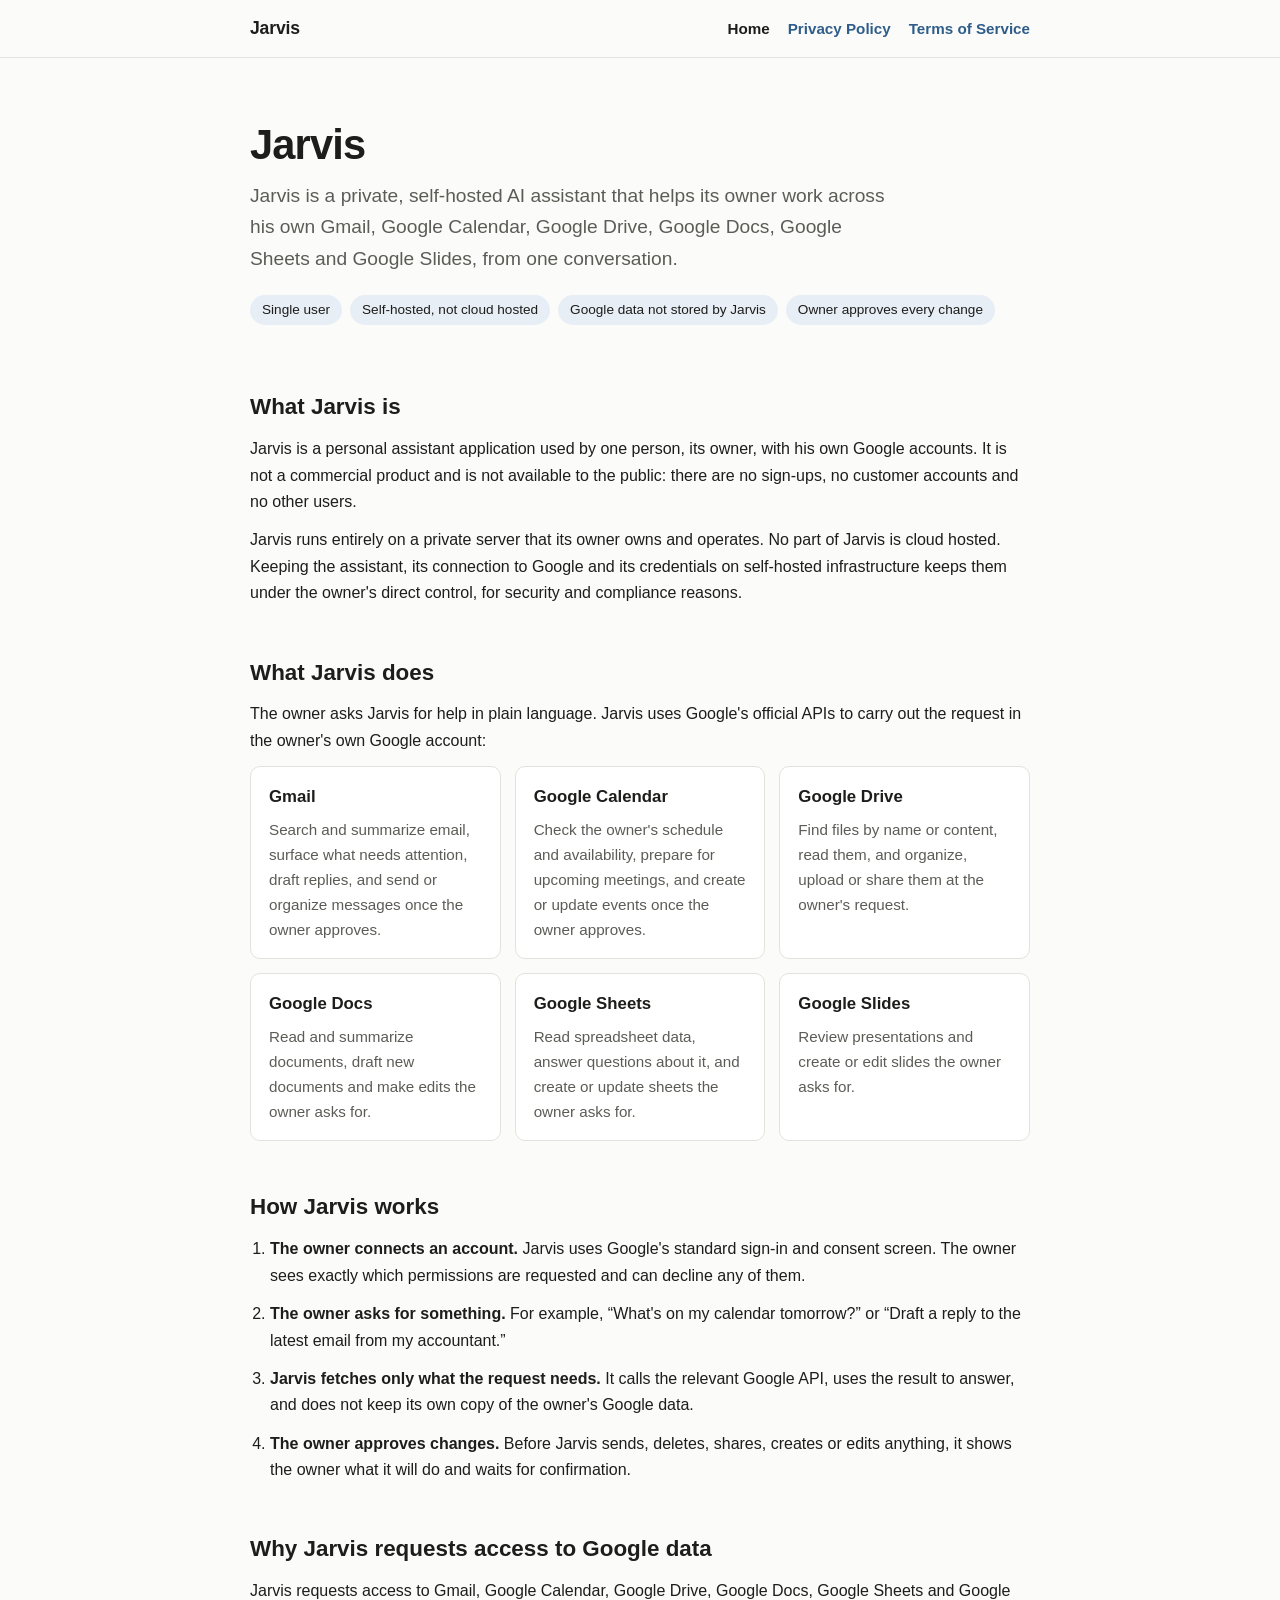
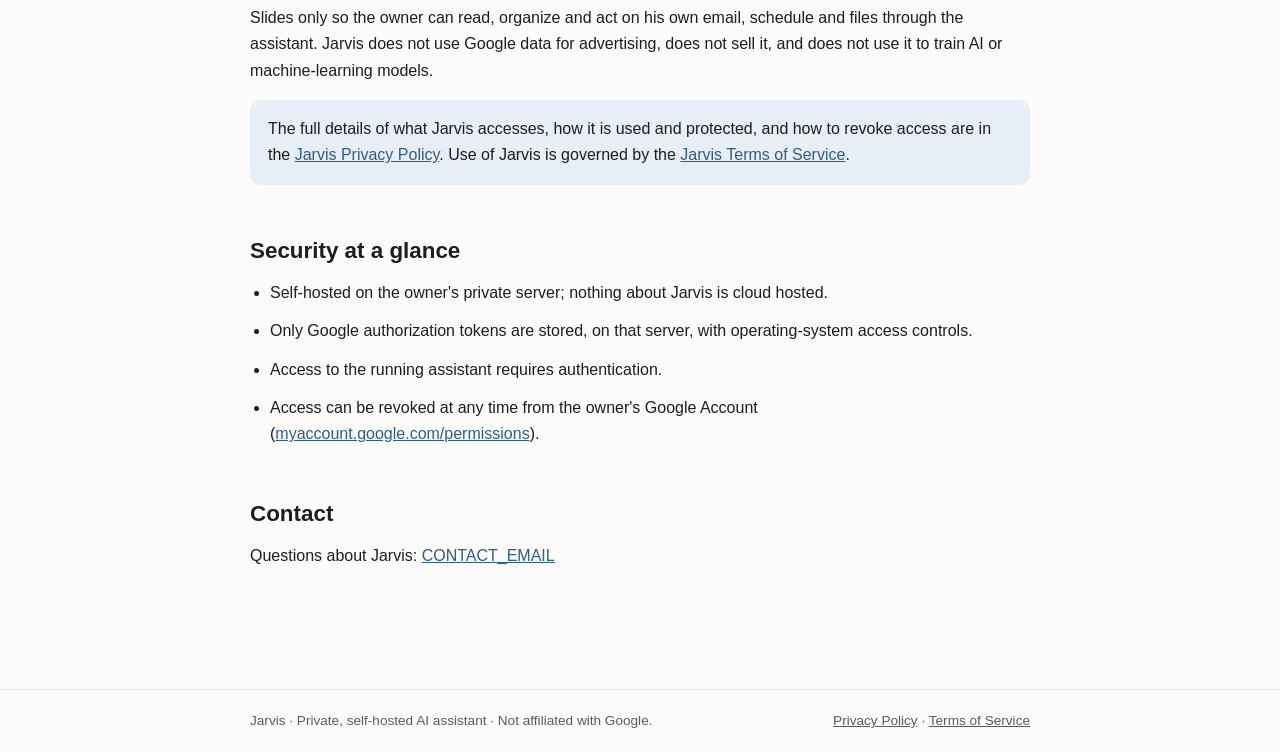
<file: index.html>
<!doctype html>
<html lang="en">
<head>
<meta charset="utf-8">
<meta name="viewport" content="width=device-width, initial-scale=1">
<title>Jarvis – Private, self-hosted AI assistant for Google Workspace</title>
<meta name="description" content="Jarvis is a private, self-hosted AI assistant that helps its owner manage his own Gmail, Google Calendar, Google Drive, Docs, Sheets and Slides.">
<link rel="stylesheet" href="style.css">
</head>
<body>

<nav class="site-nav" aria-label="Site">
  <div class="inner">
    <a class="brand" href="index.html">Jarvis</a>
    <div class="links">
      <a href="index.html" aria-current="page">Home</a>
      <a href="privacy.html">Privacy Policy</a>
      <a href="terms.html">Terms of Service</a>
    </div>
  </div>
</nav>

<main class="wrap">

  <section class="hero">
    <h1>Jarvis</h1>
    <p class="tagline">Jarvis is a private, self-hosted AI assistant that helps its owner work across his own Gmail, Google Calendar, Google Drive, Google Docs, Google Sheets and Google Slides, from one conversation.</p>
    <ul class="badges" aria-label="Key facts">
      <li>Single user</li>
      <li>Self-hosted, not cloud hosted</li>
      <li>Google data not stored by Jarvis</li>
      <li>Owner approves every change</li>
    </ul>
  </section>

  <section id="what">
    <h2>What Jarvis is</h2>
    <p>Jarvis is a personal assistant application used by one person, its owner, with his own Google accounts. It is not a commercial product and is not available to the public: there are no sign-ups, no customer accounts and no other users.</p>
    <p>Jarvis runs entirely on a private server that its owner owns and operates. No part of Jarvis is cloud hosted. Keeping the assistant, its connection to Google and its credentials on self-hosted infrastructure keeps them under the owner's direct control, for security and compliance reasons.</p>
  </section>

  <section id="features">
    <h2>What Jarvis does</h2>
    <p>The owner asks Jarvis for help in plain language. Jarvis uses Google's official APIs to carry out the request in the owner's own Google account:</p>
    <div class="grid">
      <div class="card">
        <h3>Gmail</h3>
        <p>Search and summarize email, surface what needs attention, draft replies, and send or organize messages once the owner approves.</p>
      </div>
      <div class="card">
        <h3>Google Calendar</h3>
        <p>Check the owner's schedule and availability, prepare for upcoming meetings, and create or update events once the owner approves.</p>
      </div>
      <div class="card">
        <h3>Google Drive</h3>
        <p>Find files by name or content, read them, and organize, upload or share them at the owner's request.</p>
      </div>
      <div class="card">
        <h3>Google Docs</h3>
        <p>Read and summarize documents, draft new documents and make edits the owner asks for.</p>
      </div>
      <div class="card">
        <h3>Google Sheets</h3>
        <p>Read spreadsheet data, answer questions about it, and create or update sheets the owner asks for.</p>
      </div>
      <div class="card">
        <h3>Google Slides</h3>
        <p>Review presentations and create or edit slides the owner asks for.</p>
      </div>
    </div>
  </section>

  <section id="how">
    <h2>How Jarvis works</h2>
    <ol>
      <li><strong>The owner connects an account.</strong> Jarvis uses Google's standard sign-in and consent screen. The owner sees exactly which permissions are requested and can decline any of them.</li>
      <li><strong>The owner asks for something.</strong> For example, “What's on my calendar tomorrow?” or “Draft a reply to the latest email from my accountant.”</li>
      <li><strong>Jarvis fetches only what the request needs.</strong> It calls the relevant Google API, uses the result to answer, and does not keep its own copy of the owner's Google data.</li>
      <li><strong>The owner approves changes.</strong> Before Jarvis sends, deletes, shares, creates or edits anything, it shows the owner what it will do and waits for confirmation.</li>
    </ol>
  </section>

  <section id="data">
    <h2>Why Jarvis requests access to Google data</h2>
    <p>Jarvis requests access to Gmail, Google Calendar, Google Drive, Google Docs, Google Sheets and Google Slides only so the owner can read, organize and act on his own email, schedule and files through the assistant. Jarvis does not use Google data for advertising, does not sell it, and does not use it to train AI or machine-learning models.</p>
    <div class="callout">
      The full details of what Jarvis accesses, how it is used and protected, and how to revoke access are in the <a href="privacy.html">Jarvis Privacy Policy</a>. Use of Jarvis is governed by the <a href="terms.html">Jarvis Terms of Service</a>.
    </div>
  </section>

  <section id="security">
    <h2>Security at a glance</h2>
    <ul>
      <li>Self-hosted on the owner's private server; nothing about Jarvis is cloud hosted.</li>
      <li>Only Google authorization tokens are stored, on that server, with operating-system access controls.</li>
      <li>Access to the running assistant requires authentication.</li>
      <li>Access can be revoked at any time from the owner's Google Account (<a href="https://myaccount.google.com/permissions">myaccount.google.com/permissions</a>).</li>
    </ul>
  </section>

  <section id="contact">
    <h2>Contact</h2>
    <p>Questions about Jarvis: <a href="mailto:CONTACT_EMAIL">CONTACT_EMAIL</a></p>
  </section>

</main>

<footer>
  <div class="inner">
    <span>Jarvis · Private, self-hosted AI assistant · Not affiliated with Google.</span>
    <span><a href="privacy.html">Privacy Policy</a> · <a href="terms.html">Terms of Service</a></span>
  </div>
</footer>

</body>
</html>
</file>
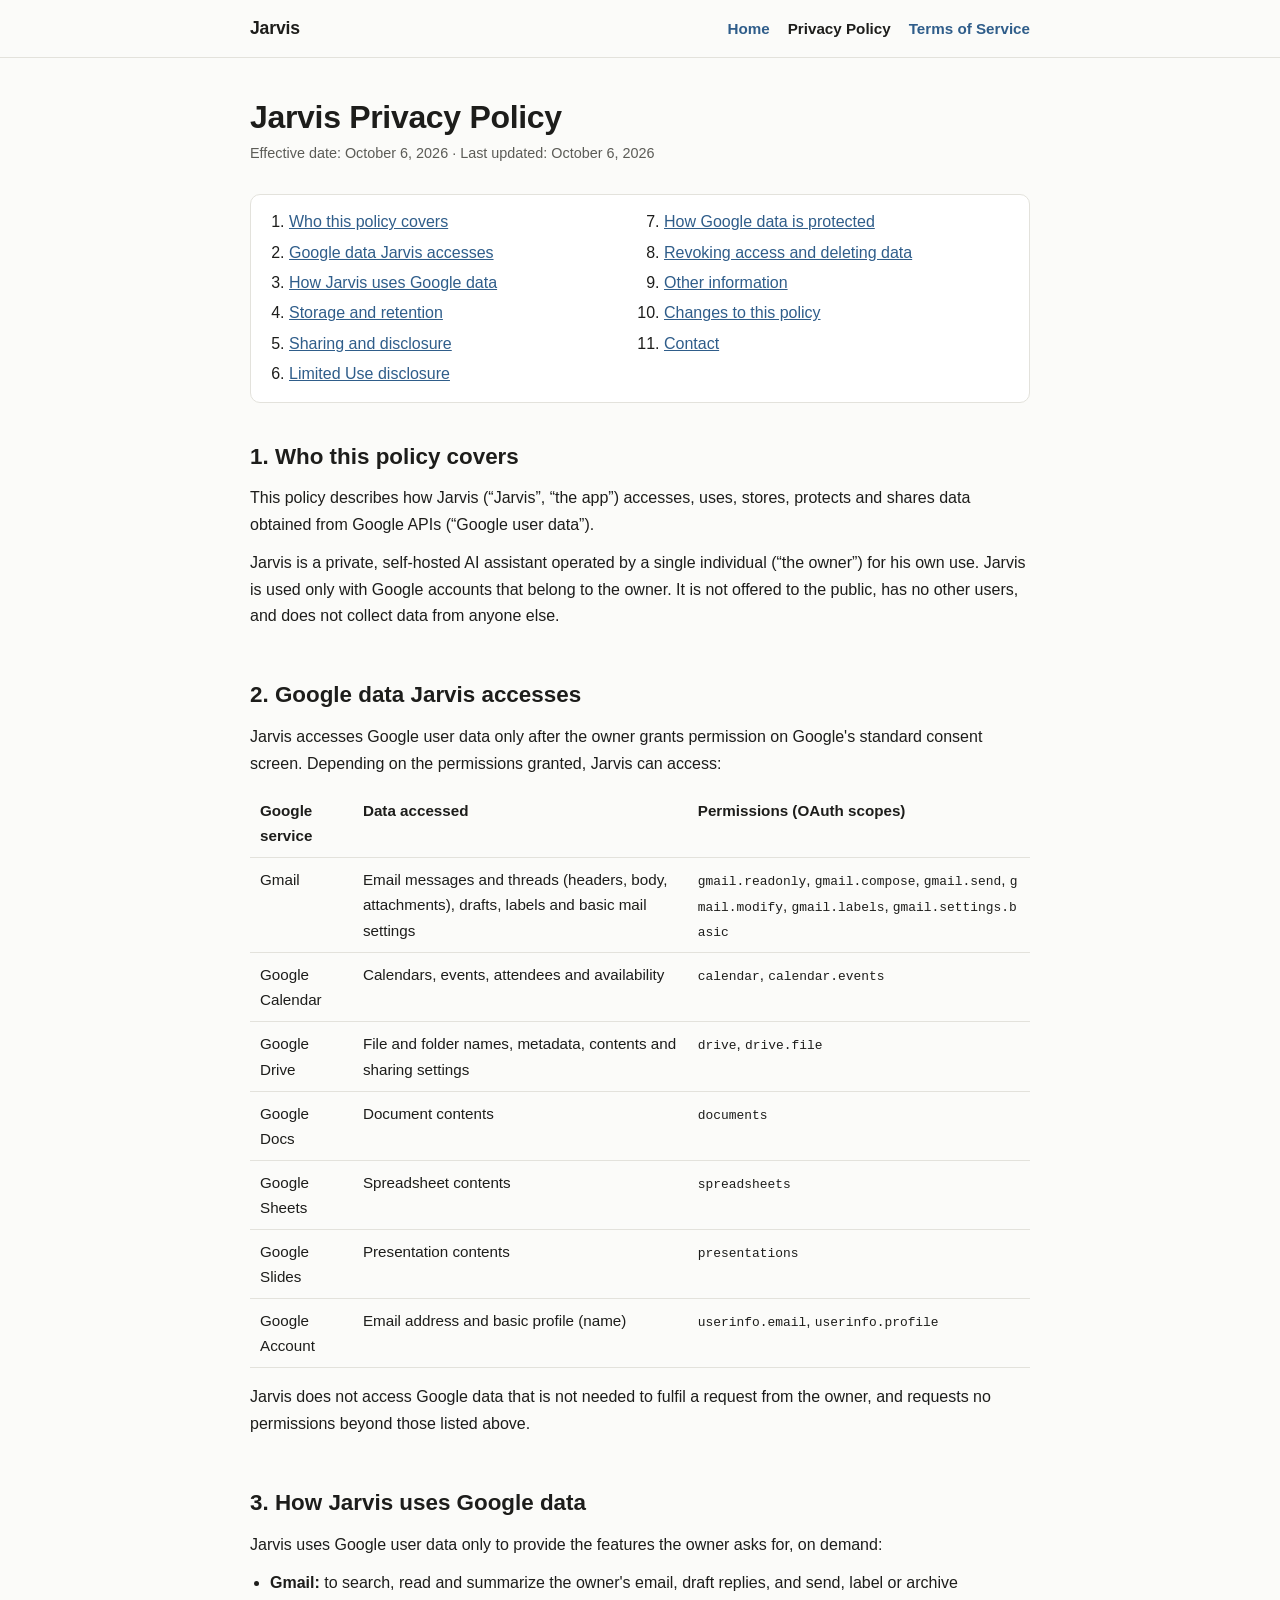
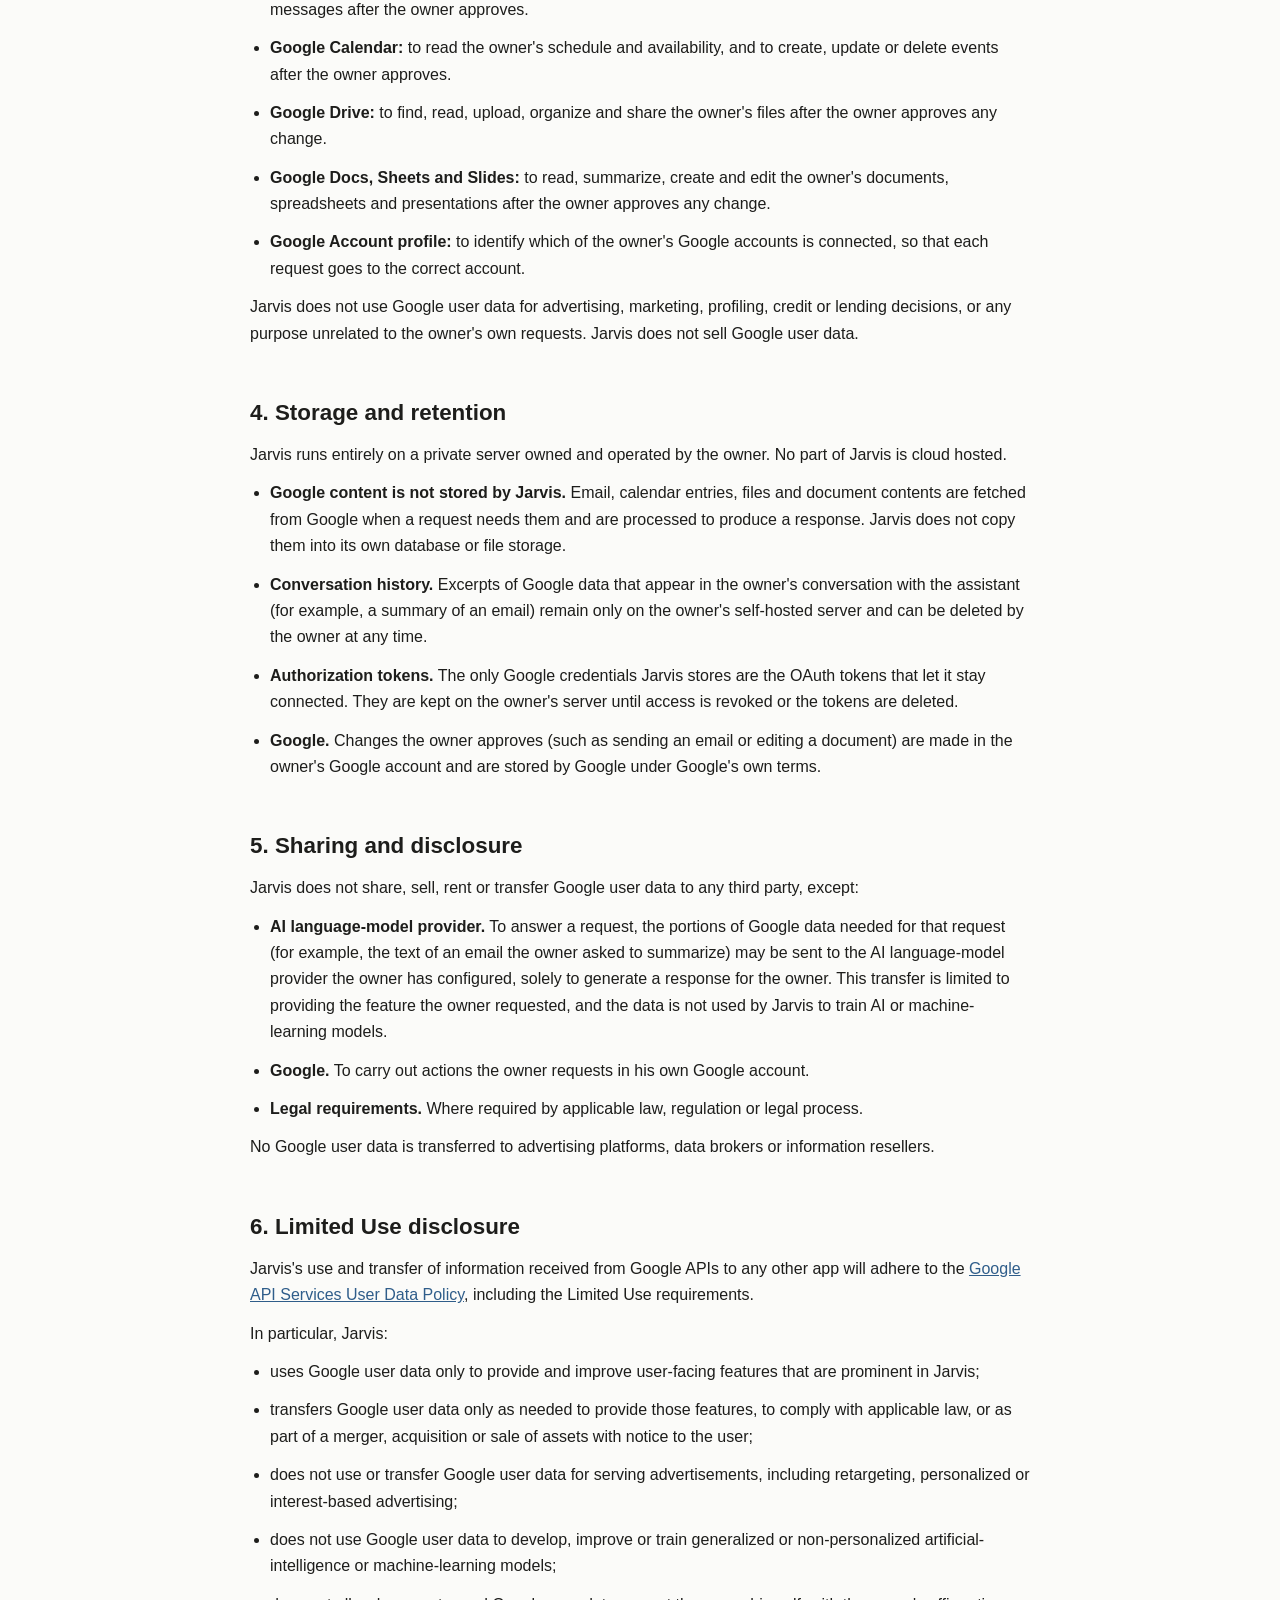
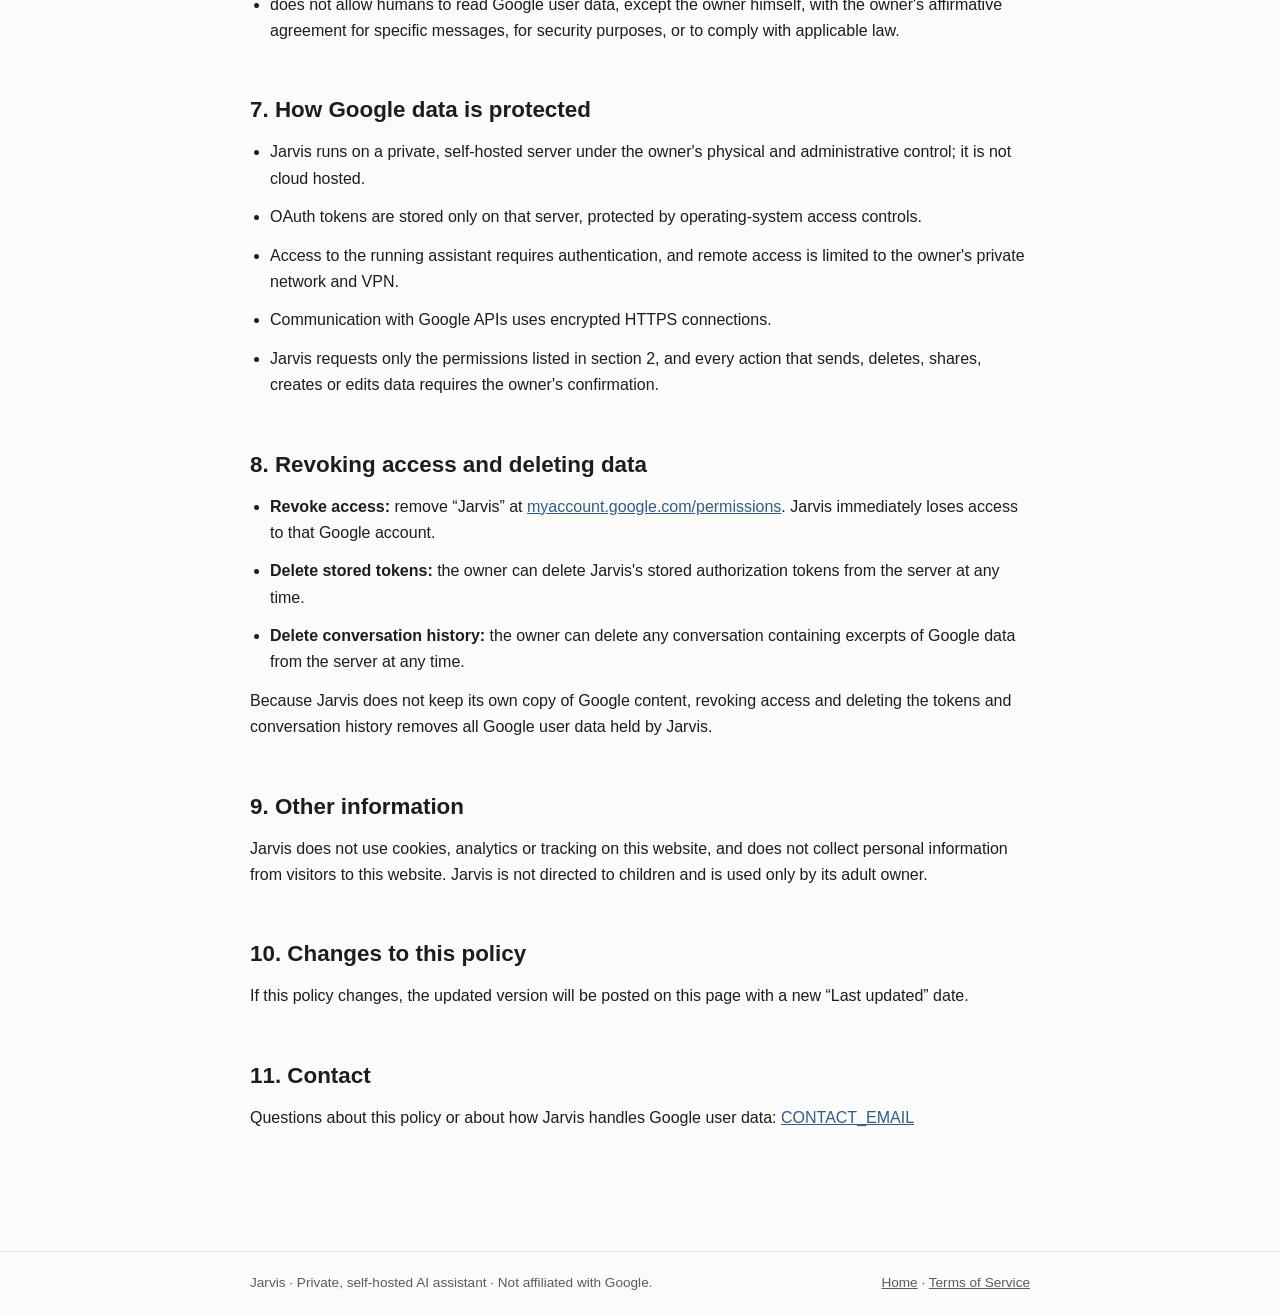
<file: privacy.html>
<!doctype html>
<html lang="en">
<head>
<meta charset="utf-8">
<meta name="viewport" content="width=device-width, initial-scale=1">
<title>Jarvis – Privacy Policy</title>
<meta name="description" content="How Jarvis accesses, uses, stores, protects and shares Google user data.">
<link rel="stylesheet" href="style.css">
</head>
<body>

<nav class="site-nav" aria-label="Site">
  <div class="inner">
    <a class="brand" href="index.html">Jarvis</a>
    <div class="links">
      <a href="index.html">Home</a>
      <a href="privacy.html" aria-current="page">Privacy Policy</a>
      <a href="terms.html">Terms of Service</a>
    </div>
  </div>
</nav>

<main class="wrap">

  <h1 class="page-title">Jarvis Privacy Policy</h1>
  <p class="meta">Effective date: October 6, 2026 · Last updated: October 6, 2026</p>

  <nav class="toc" aria-label="Contents">
    <ol>
      <li><a href="#scope">Who this policy covers</a></li>
      <li><a href="#accessed">Google data Jarvis accesses</a></li>
      <li><a href="#use">How Jarvis uses Google data</a></li>
      <li><a href="#storage">Storage and retention</a></li>
      <li><a href="#sharing">Sharing and disclosure</a></li>
      <li><a href="#limited-use">Limited Use disclosure</a></li>
      <li><a href="#security">How Google data is protected</a></li>
      <li><a href="#deletion">Revoking access and deleting data</a></li>
      <li><a href="#other">Other information</a></li>
      <li><a href="#changes">Changes to this policy</a></li>
      <li><a href="#contact">Contact</a></li>
    </ol>
  </nav>

  <section id="scope">
    <h2>1. Who this policy covers</h2>
    <p>This policy describes how Jarvis (“Jarvis”, “the app”) accesses, uses, stores, protects and shares data obtained from Google APIs (“Google user data”).</p>
    <p>Jarvis is a private, self-hosted AI assistant operated by a single individual (“the owner”) for his own use. Jarvis is used only with Google accounts that belong to the owner. It is not offered to the public, has no other users, and does not collect data from anyone else.</p>
  </section>

  <section id="accessed">
    <h2>2. Google data Jarvis accesses</h2>
    <p>Jarvis accesses Google user data only after the owner grants permission on Google's standard consent screen. Depending on the permissions granted, Jarvis can access:</p>
    <table>
      <thead>
        <tr><th>Google service</th><th>Data accessed</th><th>Permissions (OAuth scopes)</th></tr>
      </thead>
      <tbody>
        <tr>
          <td>Gmail</td>
          <td>Email messages and threads (headers, body, attachments), drafts, labels and basic mail settings</td>
          <td><code>gmail.readonly</code>, <code>gmail.compose</code>, <code>gmail.send</code>, <code>gmail.modify</code>, <code>gmail.labels</code>, <code>gmail.settings.basic</code></td>
        </tr>
        <tr>
          <td>Google Calendar</td>
          <td>Calendars, events, attendees and availability</td>
          <td><code>calendar</code>, <code>calendar.events</code></td>
        </tr>
        <tr>
          <td>Google Drive</td>
          <td>File and folder names, metadata, contents and sharing settings</td>
          <td><code>drive</code>, <code>drive.file</code></td>
        </tr>
        <tr>
          <td>Google Docs</td>
          <td>Document contents</td>
          <td><code>documents</code></td>
        </tr>
        <tr>
          <td>Google Sheets</td>
          <td>Spreadsheet contents</td>
          <td><code>spreadsheets</code></td>
        </tr>
        <tr>
          <td>Google Slides</td>
          <td>Presentation contents</td>
          <td><code>presentations</code></td>
        </tr>
        <tr>
          <td>Google Account</td>
          <td>Email address and basic profile (name)</td>
          <td><code>userinfo.email</code>, <code>userinfo.profile</code></td>
        </tr>
      </tbody>
    </table>
    <p>Jarvis does not access Google data that is not needed to fulfil a request from the owner, and requests no permissions beyond those listed above.</p>
  </section>

  <section id="use">
    <h2>3. How Jarvis uses Google data</h2>
    <p>Jarvis uses Google user data only to provide the features the owner asks for, on demand:</p>
    <ul>
      <li><strong>Gmail:</strong> to search, read and summarize the owner's email, draft replies, and send, label or archive messages after the owner approves.</li>
      <li><strong>Google Calendar:</strong> to read the owner's schedule and availability, and to create, update or delete events after the owner approves.</li>
      <li><strong>Google Drive:</strong> to find, read, upload, organize and share the owner's files after the owner approves any change.</li>
      <li><strong>Google Docs, Sheets and Slides:</strong> to read, summarize, create and edit the owner's documents, spreadsheets and presentations after the owner approves any change.</li>
      <li><strong>Google Account profile:</strong> to identify which of the owner's Google accounts is connected, so that each request goes to the correct account.</li>
    </ul>
    <p>Jarvis does not use Google user data for advertising, marketing, profiling, credit or lending decisions, or any purpose unrelated to the owner's own requests. Jarvis does not sell Google user data.</p>
  </section>

  <section id="storage">
    <h2>4. Storage and retention</h2>
    <p>Jarvis runs entirely on a private server owned and operated by the owner. No part of Jarvis is cloud hosted.</p>
    <ul>
      <li><strong>Google content is not stored by Jarvis.</strong> Email, calendar entries, files and document contents are fetched from Google when a request needs them and are processed to produce a response. Jarvis does not copy them into its own database or file storage.</li>
      <li><strong>Conversation history.</strong> Excerpts of Google data that appear in the owner's conversation with the assistant (for example, a summary of an email) remain only on the owner's self-hosted server and can be deleted by the owner at any time.</li>
      <li><strong>Authorization tokens.</strong> The only Google credentials Jarvis stores are the OAuth tokens that let it stay connected. They are kept on the owner's server until access is revoked or the tokens are deleted.</li>
      <li><strong>Google.</strong> Changes the owner approves (such as sending an email or editing a document) are made in the owner's Google account and are stored by Google under Google's own terms.</li>
    </ul>
  </section>

  <section id="sharing">
    <h2>5. Sharing and disclosure</h2>
    <p>Jarvis does not share, sell, rent or transfer Google user data to any third party, except:</p>
    <ul>
      <li><strong>AI language-model provider.</strong> To answer a request, the portions of Google data needed for that request (for example, the text of an email the owner asked to summarize) may be sent to the AI language-model provider the owner has configured, solely to generate a response for the owner. This transfer is limited to providing the feature the owner requested, and the data is not used by Jarvis to train AI or machine-learning models.</li>
      <li><strong>Google.</strong> To carry out actions the owner requests in his own Google account.</li>
      <li><strong>Legal requirements.</strong> Where required by applicable law, regulation or legal process.</li>
    </ul>
    <p>No Google user data is transferred to advertising platforms, data brokers or information resellers.</p>
  </section>

  <section id="limited-use">
    <h2>6. Limited Use disclosure</h2>
    <p>Jarvis's use and transfer of information received from Google APIs to any other app will adhere to the <a href="https://developers.google.com/terms/api-services-user-data-policy">Google API Services User Data Policy</a>, including the Limited Use requirements.</p>
    <p>In particular, Jarvis:</p>
    <ul>
      <li>uses Google user data only to provide and improve user-facing features that are prominent in Jarvis;</li>
      <li>transfers Google user data only as needed to provide those features, to comply with applicable law, or as part of a merger, acquisition or sale of assets with notice to the user;</li>
      <li>does not use or transfer Google user data for serving advertisements, including retargeting, personalized or interest-based advertising;</li>
      <li>does not use Google user data to develop, improve or train generalized or non-personalized artificial-intelligence or machine-learning models;</li>
      <li>does not allow humans to read Google user data, except the owner himself, with the owner's affirmative agreement for specific messages, for security purposes, or to comply with applicable law.</li>
    </ul>
  </section>

  <section id="security">
    <h2>7. How Google data is protected</h2>
    <ul>
      <li>Jarvis runs on a private, self-hosted server under the owner's physical and administrative control; it is not cloud hosted.</li>
      <li>OAuth tokens are stored only on that server, protected by operating-system access controls.</li>
      <li>Access to the running assistant requires authentication, and remote access is limited to the owner's private network and VPN.</li>
      <li>Communication with Google APIs uses encrypted HTTPS connections.</li>
      <li>Jarvis requests only the permissions listed in section 2, and every action that sends, deletes, shares, creates or edits data requires the owner's confirmation.</li>
    </ul>
  </section>

  <section id="deletion">
    <h2>8. Revoking access and deleting data</h2>
    <ul>
      <li><strong>Revoke access:</strong> remove “Jarvis” at <a href="https://myaccount.google.com/permissions">myaccount.google.com/permissions</a>. Jarvis immediately loses access to that Google account.</li>
      <li><strong>Delete stored tokens:</strong> the owner can delete Jarvis's stored authorization tokens from the server at any time.</li>
      <li><strong>Delete conversation history:</strong> the owner can delete any conversation containing excerpts of Google data from the server at any time.</li>
    </ul>
    <p>Because Jarvis does not keep its own copy of Google content, revoking access and deleting the tokens and conversation history removes all Google user data held by Jarvis.</p>
  </section>

  <section id="other">
    <h2>9. Other information</h2>
    <p>Jarvis does not use cookies, analytics or tracking on this website, and does not collect personal information from visitors to this website. Jarvis is not directed to children and is used only by its adult owner.</p>
  </section>

  <section id="changes">
    <h2>10. Changes to this policy</h2>
    <p>If this policy changes, the updated version will be posted on this page with a new “Last updated” date.</p>
  </section>

  <section id="contact">
    <h2>11. Contact</h2>
    <p>Questions about this policy or about how Jarvis handles Google user data: <a href="mailto:CONTACT_EMAIL">CONTACT_EMAIL</a></p>
  </section>

</main>

<footer>
  <div class="inner">
    <span>Jarvis · Private, self-hosted AI assistant · Not affiliated with Google.</span>
    <span><a href="index.html">Home</a> · <a href="terms.html">Terms of Service</a></span>
  </div>
</footer>

</body>
</html>
</file>
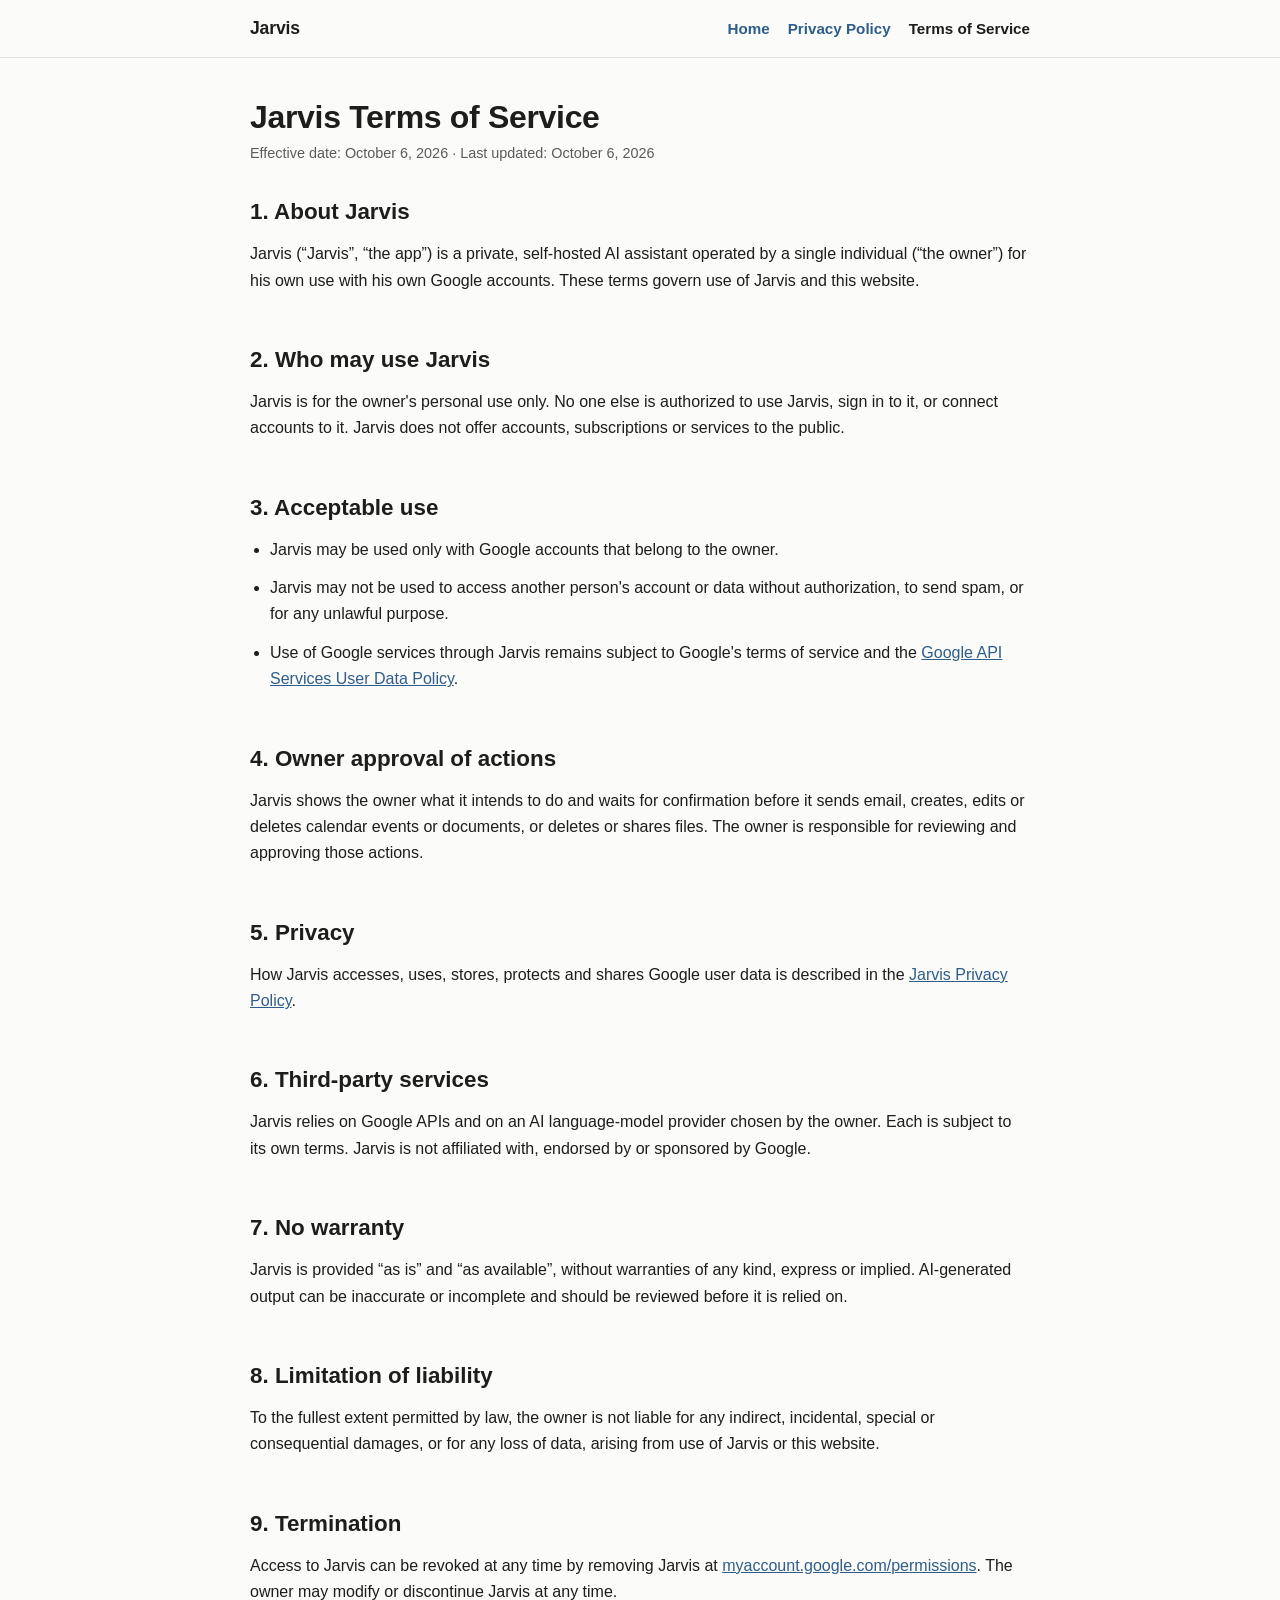
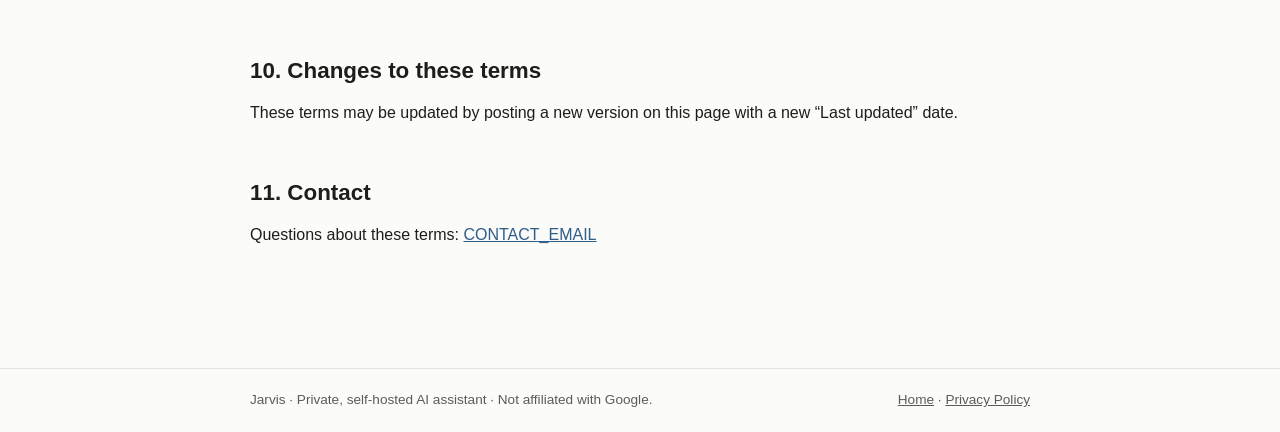
<file: terms.html>
<!doctype html>
<html lang="en">
<head>
<meta charset="utf-8">
<meta name="viewport" content="width=device-width, initial-scale=1">
<title>Jarvis – Terms of Service</title>
<meta name="description" content="Terms of Service for Jarvis, a private, self-hosted AI assistant.">
<link rel="stylesheet" href="style.css">
</head>
<body>

<nav class="site-nav" aria-label="Site">
  <div class="inner">
    <a class="brand" href="index.html">Jarvis</a>
    <div class="links">
      <a href="index.html">Home</a>
      <a href="privacy.html">Privacy Policy</a>
      <a href="terms.html" aria-current="page">Terms of Service</a>
    </div>
  </div>
</nav>

<main class="wrap">

  <h1 class="page-title">Jarvis Terms of Service</h1>
  <p class="meta">Effective date: October 6, 2026 · Last updated: October 6, 2026</p>

  <section id="about">
    <h2>1. About Jarvis</h2>
    <p>Jarvis (“Jarvis”, “the app”) is a private, self-hosted AI assistant operated by a single individual (“the owner”) for his own use with his own Google accounts. These terms govern use of Jarvis and this website.</p>
  </section>

  <section id="eligibility">
    <h2>2. Who may use Jarvis</h2>
    <p>Jarvis is for the owner's personal use only. No one else is authorized to use Jarvis, sign in to it, or connect accounts to it. Jarvis does not offer accounts, subscriptions or services to the public.</p>
  </section>

  <section id="use">
    <h2>3. Acceptable use</h2>
    <ul>
      <li>Jarvis may be used only with Google accounts that belong to the owner.</li>
      <li>Jarvis may not be used to access another person's account or data without authorization, to send spam, or for any unlawful purpose.</li>
      <li>Use of Google services through Jarvis remains subject to Google's terms of service and the <a href="https://developers.google.com/terms/api-services-user-data-policy">Google API Services User Data Policy</a>.</li>
    </ul>
  </section>

  <section id="actions">
    <h2>4. Owner approval of actions</h2>
    <p>Jarvis shows the owner what it intends to do and waits for confirmation before it sends email, creates, edits or deletes calendar events or documents, or deletes or shares files. The owner is responsible for reviewing and approving those actions.</p>
  </section>

  <section id="privacy">
    <h2>5. Privacy</h2>
    <p>How Jarvis accesses, uses, stores, protects and shares Google user data is described in the <a href="privacy.html">Jarvis Privacy Policy</a>.</p>
  </section>

  <section id="third-party">
    <h2>6. Third-party services</h2>
    <p>Jarvis relies on Google APIs and on an AI language-model provider chosen by the owner. Each is subject to its own terms. Jarvis is not affiliated with, endorsed by or sponsored by Google.</p>
  </section>

  <section id="warranty">
    <h2>7. No warranty</h2>
    <p>Jarvis is provided “as is” and “as available”, without warranties of any kind, express or implied. AI-generated output can be inaccurate or incomplete and should be reviewed before it is relied on.</p>
  </section>

  <section id="liability">
    <h2>8. Limitation of liability</h2>
    <p>To the fullest extent permitted by law, the owner is not liable for any indirect, incidental, special or consequential damages, or for any loss of data, arising from use of Jarvis or this website.</p>
  </section>

  <section id="termination">
    <h2>9. Termination</h2>
    <p>Access to Jarvis can be revoked at any time by removing Jarvis at <a href="https://myaccount.google.com/permissions">myaccount.google.com/permissions</a>. The owner may modify or discontinue Jarvis at any time.</p>
  </section>

  <section id="changes">
    <h2>10. Changes to these terms</h2>
    <p>These terms may be updated by posting a new version on this page with a new “Last updated” date.</p>
  </section>

  <section id="contact">
    <h2>11. Contact</h2>
    <p>Questions about these terms: <a href="mailto:CONTACT_EMAIL">CONTACT_EMAIL</a></p>
  </section>

</main>

<footer>
  <div class="inner">
    <span>Jarvis · Private, self-hosted AI assistant · Not affiliated with Google.</span>
    <span><a href="index.html">Home</a> · <a href="privacy.html">Privacy Policy</a></span>
  </div>
</footer>

</body>
</html>
</file>
<file: style.css>
:root {
  --bg: #fbfbf9;
  --fg: #1d1d1b;
  --muted: #5c5c57;
  --rule: #e3e2dc;
  --accent: #2f5d8a;
  --accent-soft: #e8eef5;
  --card: #ffffff;
}
@media (prefers-color-scheme: dark) {
  :root {
    --bg: #141413;
    --fg: #ecebe6;
    --muted: #a3a29b;
    --rule: #2e2d2a;
    --accent: #8db4dc;
    --accent-soft: #1d2834;
    --card: #1c1c1a;
  }
}
* { box-sizing: border-box; }
html { scroll-behavior: smooth; }
body {
  margin: 0;
  background: var(--bg);
  color: var(--fg);
  font: 16px/1.65 -apple-system, BlinkMacSystemFont, "Segoe UI", Roboto, "Helvetica Neue", Arial, sans-serif;
}
a { color: var(--accent); }

.site-nav {
  border-bottom: 1px solid var(--rule);
}
.site-nav .inner {
  max-width: 820px;
  margin: 0 auto;
  padding: 14px 20px;
  display: flex;
  flex-wrap: wrap;
  align-items: center;
  justify-content: space-between;
  gap: 8px 20px;
}
.brand { font-weight: 700; font-size: 1.1rem; color: var(--fg); text-decoration: none; letter-spacing: -0.01em; }
.links { display: flex; flex-wrap: wrap; gap: 6px 18px; }
.links a { text-decoration: none; font-weight: 600; font-size: 0.95rem; }
.links a:hover, .links a:focus { text-decoration: underline; }
.links a[aria-current="page"] { color: var(--fg); }

.wrap { max-width: 820px; margin: 0 auto; padding: 40px 20px 72px; }

.hero { padding: 24px 0 8px; }
.hero h1 { font-size: 2.6rem; line-height: 1.1; margin: 0 0 12px; letter-spacing: -0.02em; }
.hero .tagline { font-size: 1.2rem; color: var(--muted); margin: 0 0 20px; max-width: 640px; }
.badges { display: flex; flex-wrap: wrap; gap: 8px; margin: 0 0 8px; padding: 0; list-style: none; }
.badges li { background: var(--accent-soft); color: var(--fg); border-radius: 999px; padding: 4px 12px; font-size: 0.85rem; margin: 0; }

h1.page-title { font-size: 2rem; line-height: 1.2; margin: 0 0 6px; letter-spacing: -0.01em; }
section { margin: 0 0 48px; scroll-margin-top: 16px; }
h2 { font-size: 1.4rem; margin: 0 0 10px; }
h3 { font-size: 1.05rem; margin: 26px 0 6px; }
p, li { margin: 0 0 12px; }
ul, ol { padding-left: 1.25rem; margin: 0 0 12px; }
.meta { color: var(--muted); font-size: 0.9rem; margin: 0 0 28px; }
code { font-family: ui-monospace, SFMono-Regular, Menlo, Consolas, monospace; font-size: 0.85em; word-break: break-all; }

.grid { display: grid; grid-template-columns: repeat(auto-fit, minmax(220px, 1fr)); gap: 14px; }
.card { background: var(--card); border: 1px solid var(--rule); border-radius: 10px; padding: 16px 18px; }
.card h3 { margin: 0 0 6px; }
.card p { margin: 0; color: var(--muted); font-size: 0.95rem; }

.callout { background: var(--accent-soft); border-radius: 10px; padding: 16px 18px; margin: 16px 0; }

table { width: 100%; border-collapse: collapse; margin: 8px 0 16px; font-size: 0.95rem; }
th, td { text-align: left; vertical-align: top; padding: 9px 10px; border-bottom: 1px solid var(--rule); }
th { font-weight: 600; }

.toc { border: 1px solid var(--rule); border-radius: 10px; padding: 14px 18px; margin: 0 0 36px; background: var(--card); }
.toc ol { margin: 0; columns: 2; column-gap: 28px; }
.toc li { margin: 0 0 4px; break-inside: avoid; }

footer { border-top: 1px solid var(--rule); }
footer .inner { max-width: 820px; margin: 0 auto; padding: 20px; color: var(--muted); font-size: 0.85rem; display: flex; flex-wrap: wrap; gap: 6px 18px; justify-content: space-between; }
footer a { color: var(--muted); }

@media (max-width: 560px) {
  .wrap { padding: 28px 16px 56px; }
  .hero h1 { font-size: 2.1rem; }
  .toc ol { columns: 1; }
  table, thead, tbody, tr, th, td { display: block; }
  thead { display: none; }
  td { border-bottom: none; padding: 2px 0; }
  tr { border-bottom: 1px solid var(--rule); padding: 10px 0; }
  td:first-child { font-weight: 600; }
}
</file>
